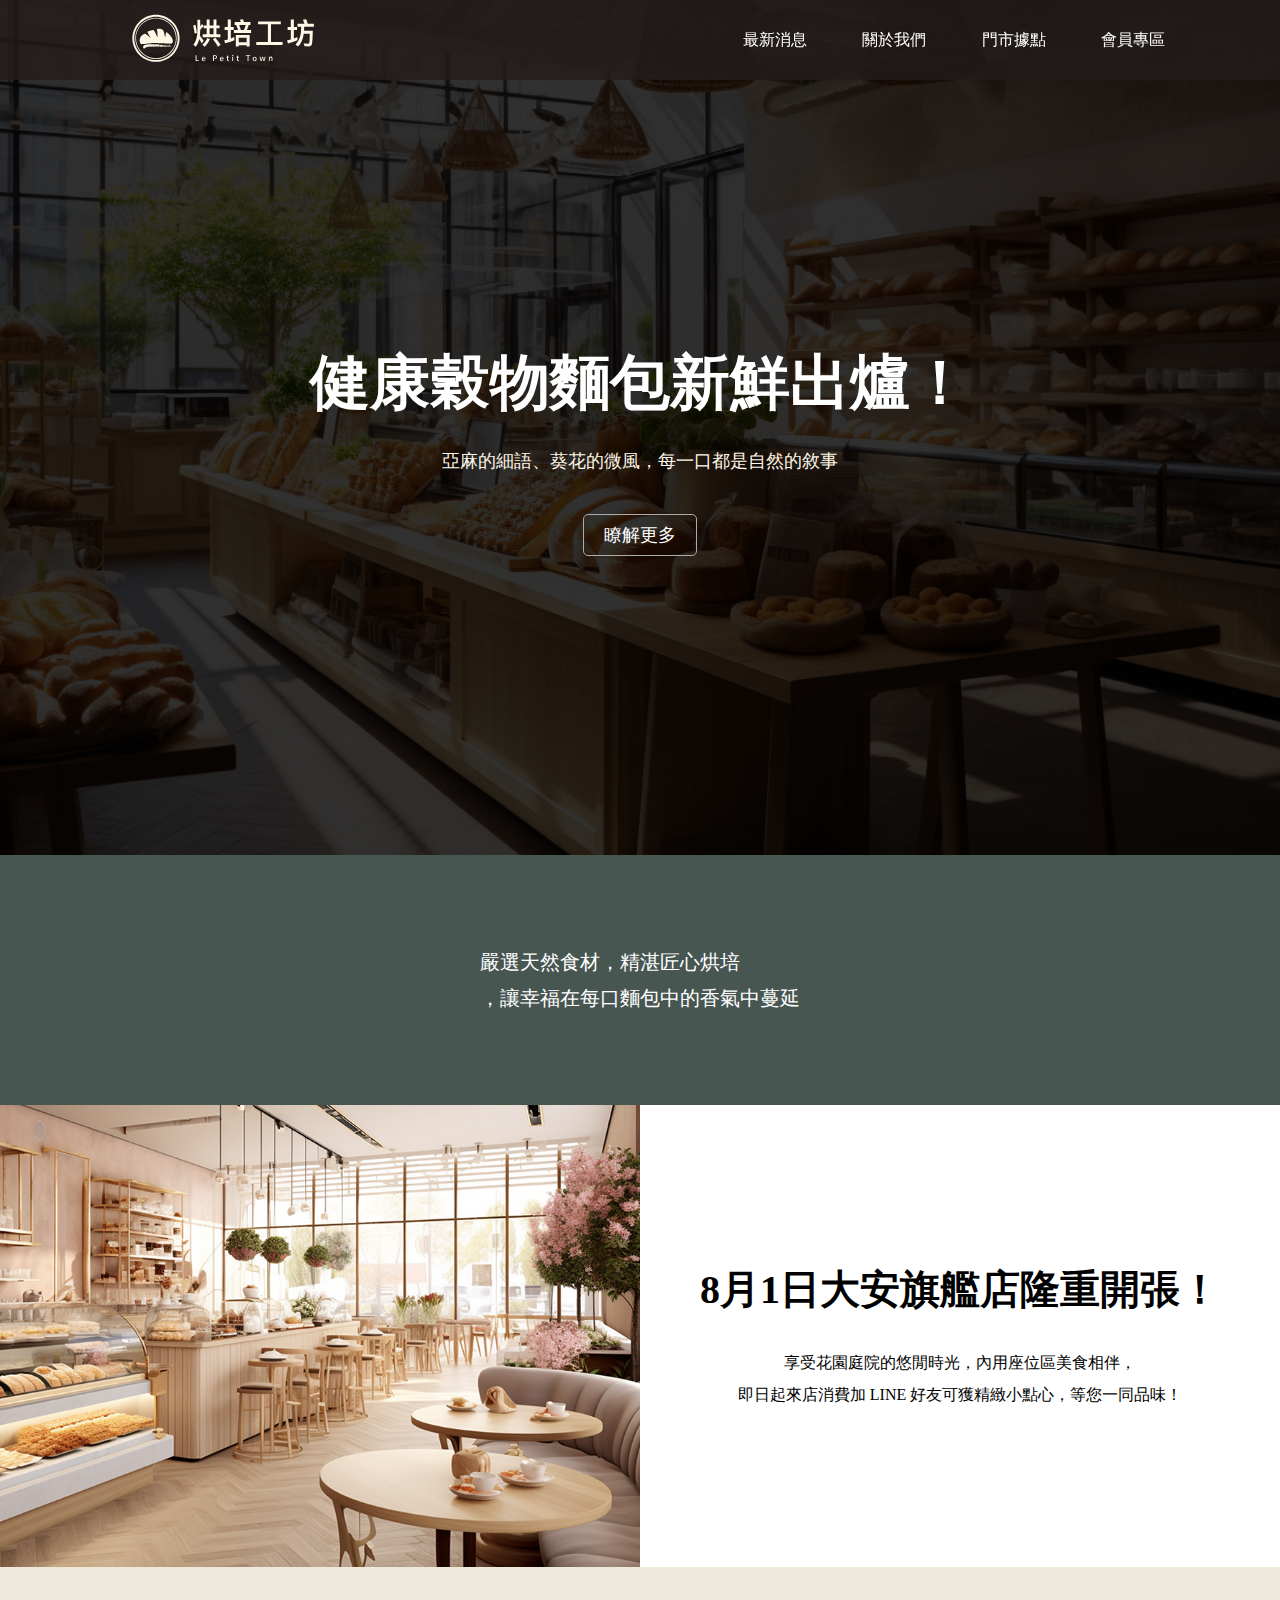
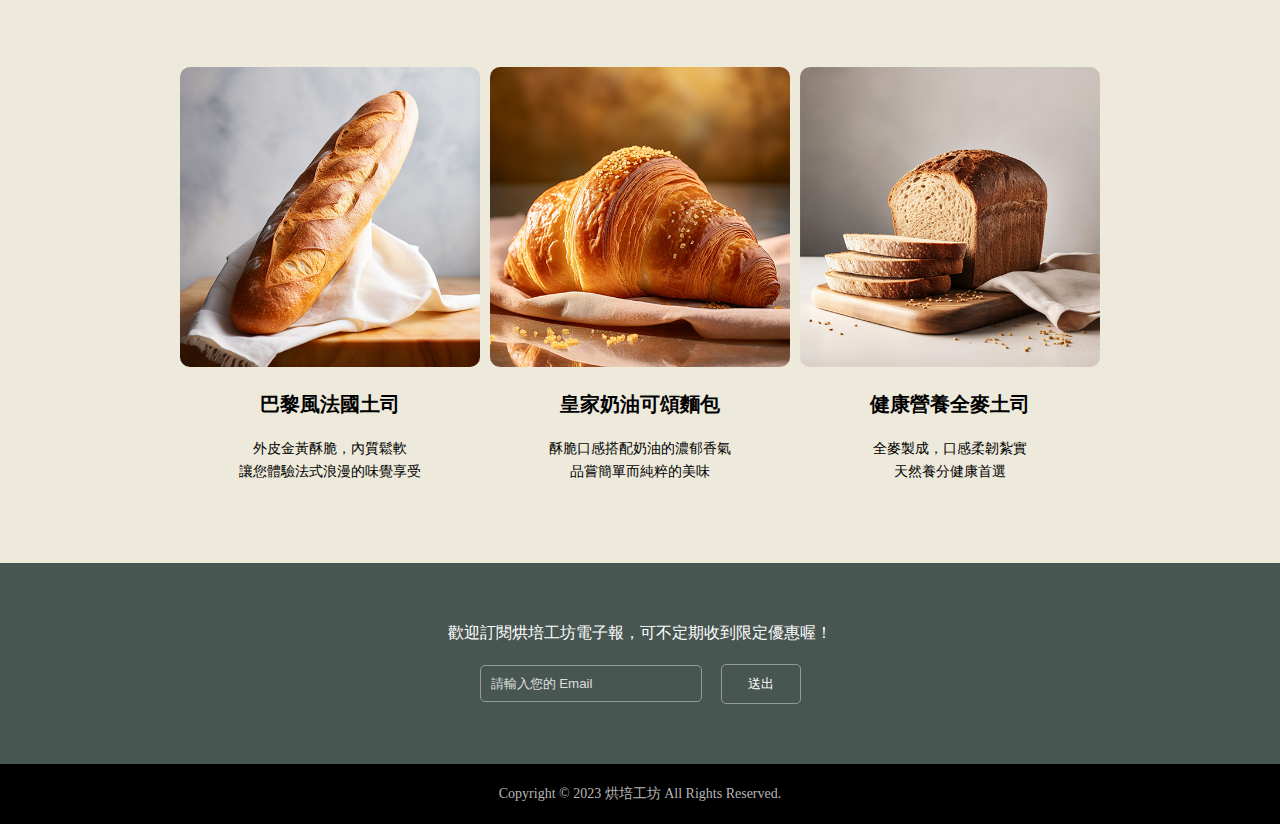
<file: index.html>
<!DOCTYPE html>
<html lang="en">
<head>
    <meta charset="UTF-8">
    <meta name="viewport" content="width=device-width, initial-scale=1.0">
    <title>烘培工坊t</title>
    <link rel="stylesheet" href="style.css">
</head>
<body>
    <header>
        <button class="menu">&#9776; </button>
        <h1>烘培工坊</h1>
        <nav>
            <ul>
                <li><a href="#">最新消息</a></li>
                <li><a href="#">關於我們</a></li>
                <li><a href="#">門市據點</a></li>
                <li><a href="#">會員專區</a></li>
            </ul>
        </nav>
    </header>
    <main>
        <section class="news">
            <h2>健康穀物麵包新鮮出爐！</h2>
            <p>亞麻的細語、葵花的微風，每一口都是自然的敘事</p>
            <p><a href="#">瞭解更多</a></p>
        </section>
        <section class="slogan">
            <blockquote>嚴選天然食材，精湛匠心烘培 <br>，讓幸福在每口麵包中的香氣中蔓延</blockquote>
        </section>
        <section class="shop">
            <img src="Shop.png" alt="烘培工坊大安店">
            <div class="info">
            <h2>8月1日大安旗艦店隆重開張！</h2>
            <p>享受花園庭院的悠閒時光，內用座位區美食相伴，<br>
                即日起來店消費加 LINE 好友可獲精緻小點心，等您一同品味！</p>
            </div>
        </section>
        <section class="product">
            <div>
                <img src="p1.png" alt="巴黎風法國土司">
                <h3>巴黎風法國土司</h3>
                <p>外皮金黃酥脆，內質鬆軟<br>讓您體驗法式浪漫的味覺享受</p>
            </div>
            <div>
                <img src="p2.png" alt="皇家奶油可頌麵包">
                <h3>皇家奶油可頌麵包</h3>
                <p>酥脆口感搭配奶油的濃郁香氣<br>品嘗簡單而純粹的美味</p>
            </div><div>
                <img src="p3.png" alt="健康營養全麥土司">
                <h3>健康營養全麥土司</h3>
                <p>全麥製成，口感柔韌紮實<br>天然養分健康首選</p>
            </div>
        </section>
        <section class="newsletter">
            <p>歡迎訂閱烘培工坊電子報，可不定期收到限定優惠喔！</p>
            <form>
                <input type="email" placeholder="請輸入您的 Email" required>
                <button type="submit">送出</button>
            </form>
        </section>
    </main>
    <footer>
        <p>Copyright © 2023 烘培工坊 All Rights Reserved.</p>
    </footer>
</body>
</html>
</file>
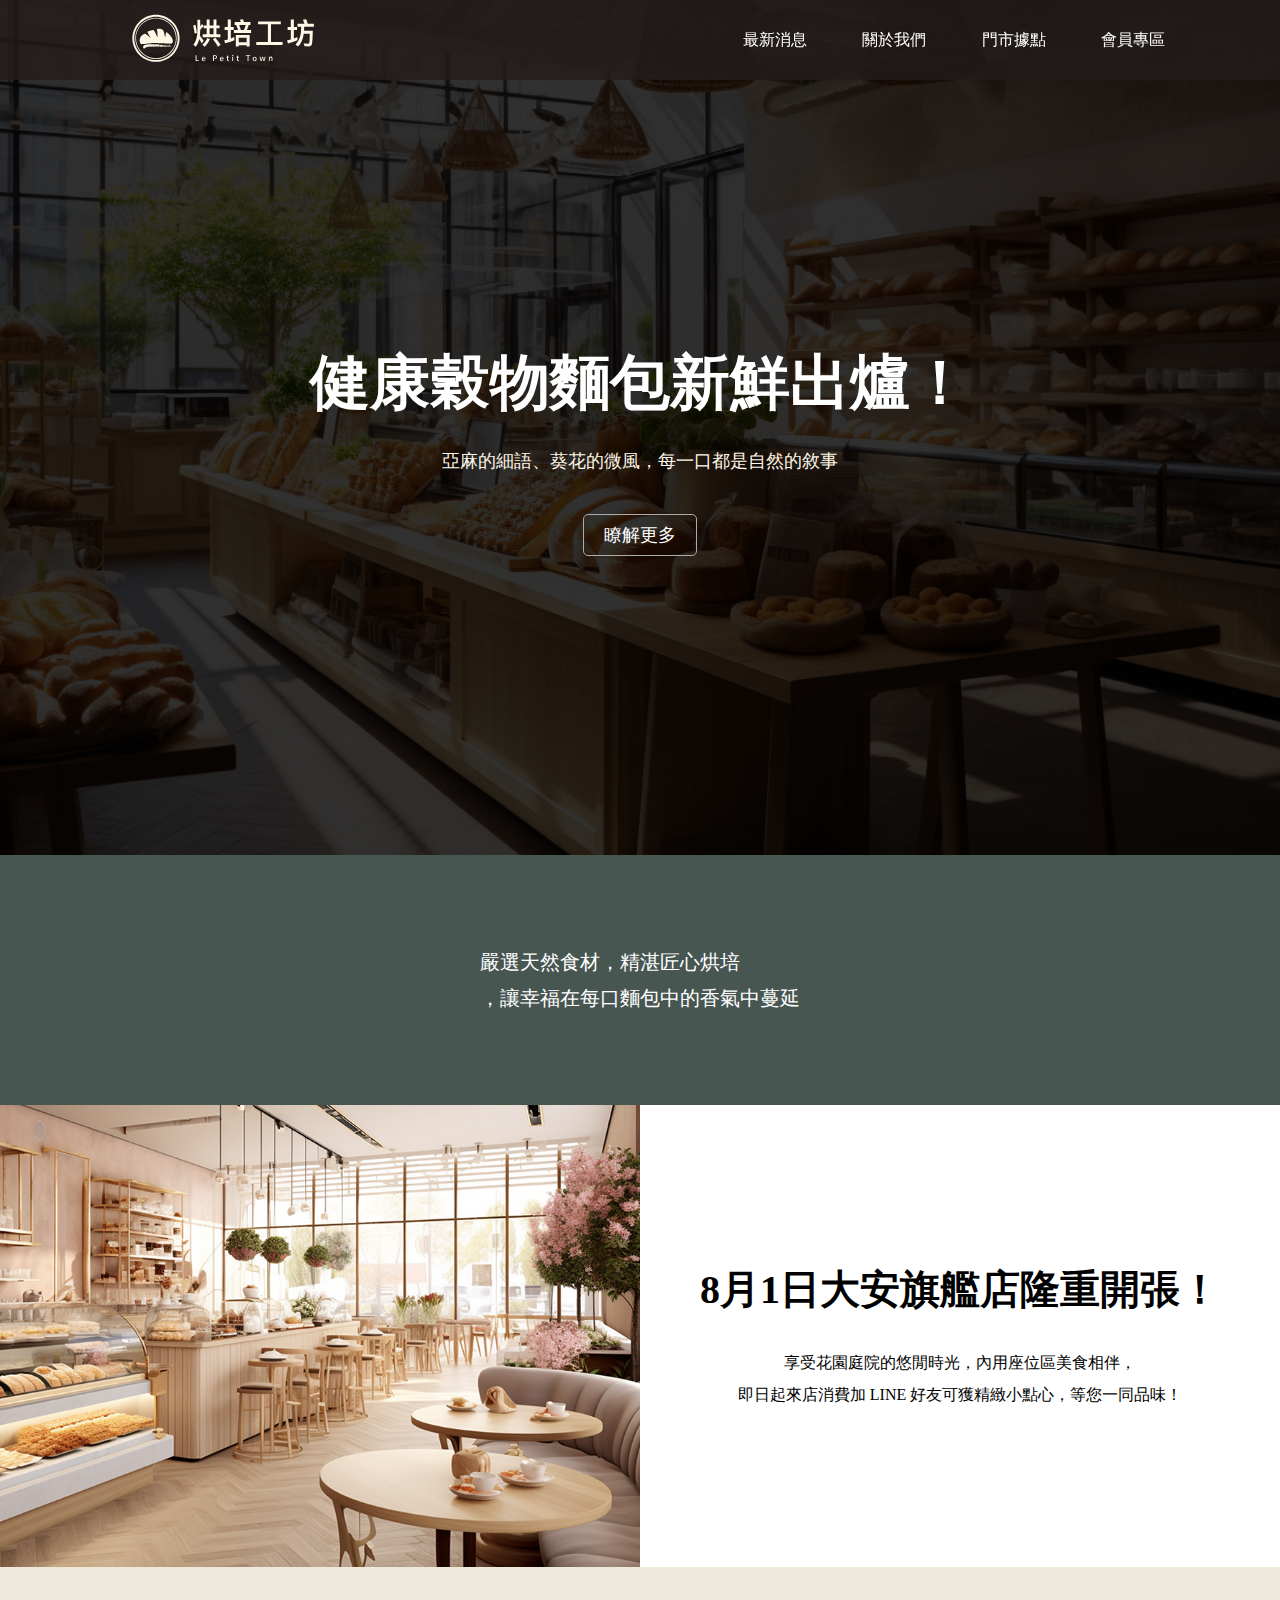
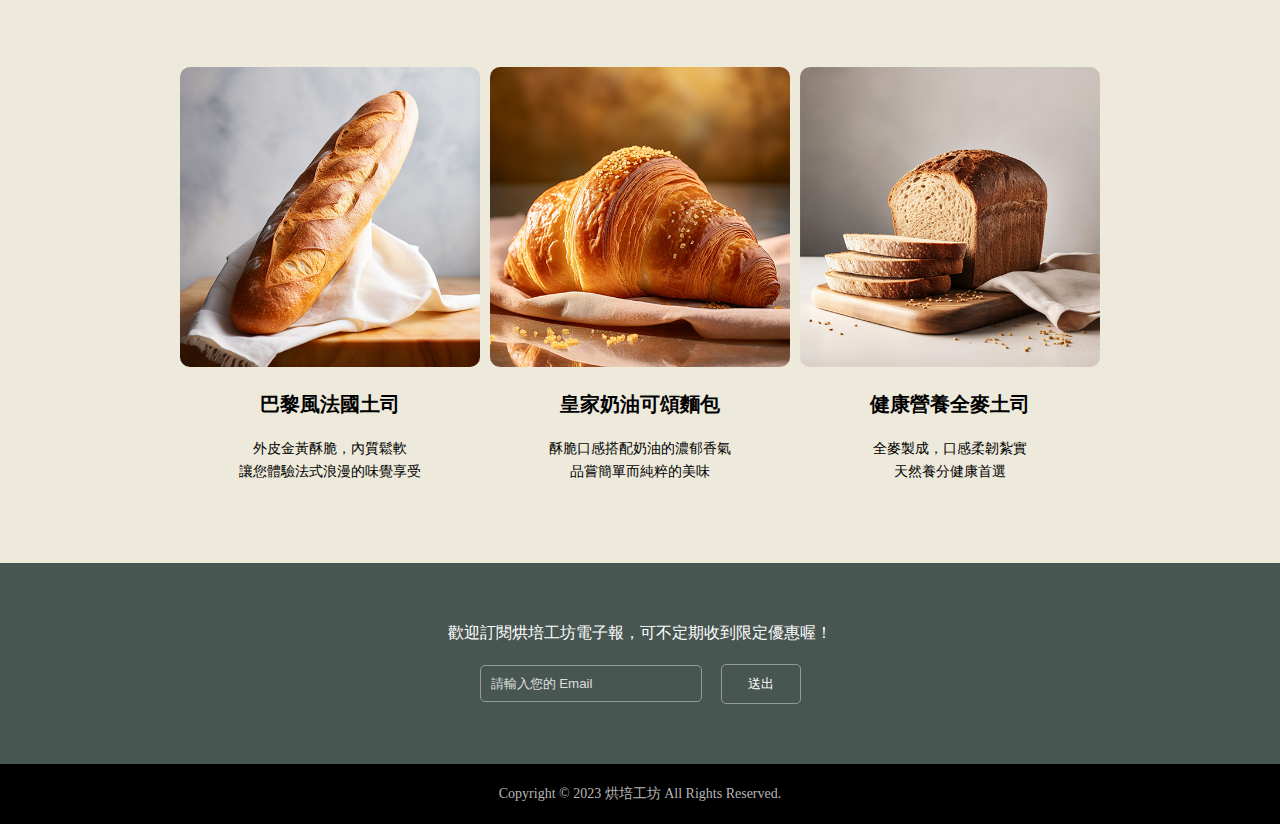
<file: code.html>
<!DOCTYPE html>
<html lang="en">
<head>
    <meta charset="UTF-8">
    <meta name="viewport" content="width=device-width, initial-scale=1.0">
    <title>烘培工坊t</title>
    <link rel="stylesheet" href="style.css">
</head>
<body>
    <header>
        <button class="menu">&#9776; </button>
        <h1>烘培工坊</h1>
        <nav>
            <ul>
                <li><a href="#">最新消息</a></li>
                <li><a href="#">關於我們</a></li>
                <li><a href="#">門市據點</a></li>
                <li><a href="#">會員專區</a></li>
            </ul>
        </nav>
    </header>
    <main>
        <section class="news">
            <h2>健康穀物麵包新鮮出爐！</h2>
            <p>亞麻的細語、葵花的微風，每一口都是自然的敘事</p>
            <p><a href="#">瞭解更多</a></p>
        </section>
        <section class="slogan">
            <blockquote>嚴選天然食材，精湛匠心烘培 <br>，讓幸福在每口麵包中的香氣中蔓延</blockquote>
        </section>
        <section class="shop">
            <img src="Shop.png" alt="烘培工坊大安店">
            <div class="info">
            <h2>8月1日大安旗艦店隆重開張！</h2>
            <p>享受花園庭院的悠閒時光，內用座位區美食相伴，<br>
                即日起來店消費加 LINE 好友可獲精緻小點心，等您一同品味！</p>
            </div>
        </section>
        <section class="product">
            <div>
                <img src="p1.png" alt="巴黎風法國土司">
                <h3>巴黎風法國土司</h3>
                <p>外皮金黃酥脆，內質鬆軟<br>讓您體驗法式浪漫的味覺享受</p>
            </div>
            <div>
                <img src="p2.png" alt="皇家奶油可頌麵包">
                <h3>皇家奶油可頌麵包</h3>
                <p>酥脆口感搭配奶油的濃郁香氣<br>品嘗簡單而純粹的美味</p>
            </div><div>
                <img src="p3.png" alt="健康營養全麥土司">
                <h3>健康營養全麥土司</h3>
                <p>全麥製成，口感柔韌紮實<br>天然養分健康首選</p>
            </div>
        </section>
        <section class="newsletter">
            <p>歡迎訂閱烘培工坊電子報，可不定期收到限定優惠喔！</p>
            <form>
                <input type="email" placeholder="請輸入您的 Email" required>
                <button type="submit">送出</button>
            </form>
        </section>
    </main>
    <footer>
        <p>Copyright © 2023 烘培工坊 All Rights Reserved.</p>
    </footer>
</body>
</html>
</file>
<file: style.css>
*{ 
    padding: 0;
    margin: 0;
}
body {
    background-color: #000000;
}
header {
    background-color:rgba(35,28,26,0.8);
    height:80px;
    width:100%;
    position:fixed;    
}
h1 {
    color:white;
    position:absolute;
    left:120px;
    top:0;
    line-height: 80px;
    background-image:url(Logo.svg) ;
    background-repeat: no-repeat;
    background-position: center;
    width:210px;
    text-indent: -9999px; 
}
header ul {
    position:absolute;
    right:5vw;
    top:0;
    line-height:80px;
}
header li {
    display:inline;
    margin-right:4vw;    
}
header a {
    color:white;
    text-decoration: none;
}
header a:hover {
    text-decoration: underline;
}
.news {
    background-color: antiquewhite;
    color:white;
    height:95vh;
    background-image: url("banner.png");
    background-repeat: no-repeat;
    background-size:cover;
    background-position: center;
    display:flex;
    flex-direction:column;
    align-items: center;
    justify-content: center;
} 
.news h2 {
    font-size:60px;
    margin-top:60px;
}
.news p {
    color:#FEF7E6;
    font-size:18px;
    margin:25px 0;
}
.news a {
    color:white;
    text-decoration: none;
    border: 1px solid #ACACAC;
    padding:10px 20px;
    border-radius: 5px;
}
.slogan {
    background-color:#485652;
    color:white;
    height:250px;
    display:flex;
    justify-content: center;
    align-items: center;
    font-size: 20px;
    line-height: 1.8em;  
}
.shop {
    display:flex;
}
.shop img {
    width:50%;
}
.info {
    width:50%;
    background-color: white;
    display:flex;
    flex-direction:column;
    align-items: center;
    justify-content: center;
}
.info h2 {
    font-size:40px;
    margin-bottom: 30px;
}
.info p {
    text-align: center;
    line-height: 2em;
}
.product {
    display:flex;
    background-color: #ede9db;
    justify-content: space-between;
    align-items: center;
    padding: 100px 180px 80px;
}
.product div {
    width:300px;
    text-align:center;
}
.product img {
    width:100%;
    border-radius: 10px;;
}
.product h3 {
    font-size: 20px;    
    margin: 20px 0;
}
.product p {
    font-size:14px;
    line-height: 1.6em;
}
.newsletter {
    background-color:#485652;
    color:white;
    padding:60px 0;
    display:flex;
    flex-direction: column;
    align-items: center;
}
.newsletter p {
    margin-bottom: 20px;
}
.newsletter input, .newsletter button {
    background-color: transparent;
    color:white;
    border: 1px solid #949d9a; 
    padding: 10px; 
    border-radius: 5px;;
}
.newsletter input {
    width:200px;
    margin-right: 15px;;
}
.newsletter button {
    width:80px;
    cursor:pointer;
}
input::placeholder {
    color:#DDDDDD;
}
input:focus {
    outline: none; /* 移除焦點效果 */
    border-color:#E0E9A3; /* 焦點時的邊框顏色 */
}
footer {
    background-color:#000000;
    color:#B7B7B7;
    height:60px;
    display:flex;
    justify-content: center;
    align-items: center;
    font-size: 14px;
}
.menu {
    display:none;
}
/* 響應式設計語法 */
@media screen and (max-width: 768px) {
header ul {
    display:none;
}
header h1 {
    left:50%;
    transform: translateX(-50%);
}
.news h2 {
    font-size:40px;
}
.menu {
    display:block;
    background-color: transparent;
    color:white;
    font-size: 35px;
    position:absolute;
    top:15px;
    left:20px;
    border:none;
    cursor: pointer;
}
.shop {
    flex-direction: column;
}
.shop img {
    width:100%;
}
.info {
    width:100%;
    padding:40px 0;
}
.info h2 {
    font-size:30px;
}
.product {
    flex-direction: column;
    padding: 60px 0;
}
.product div {
    margin-bottom: 30px;
}
}
</file>
